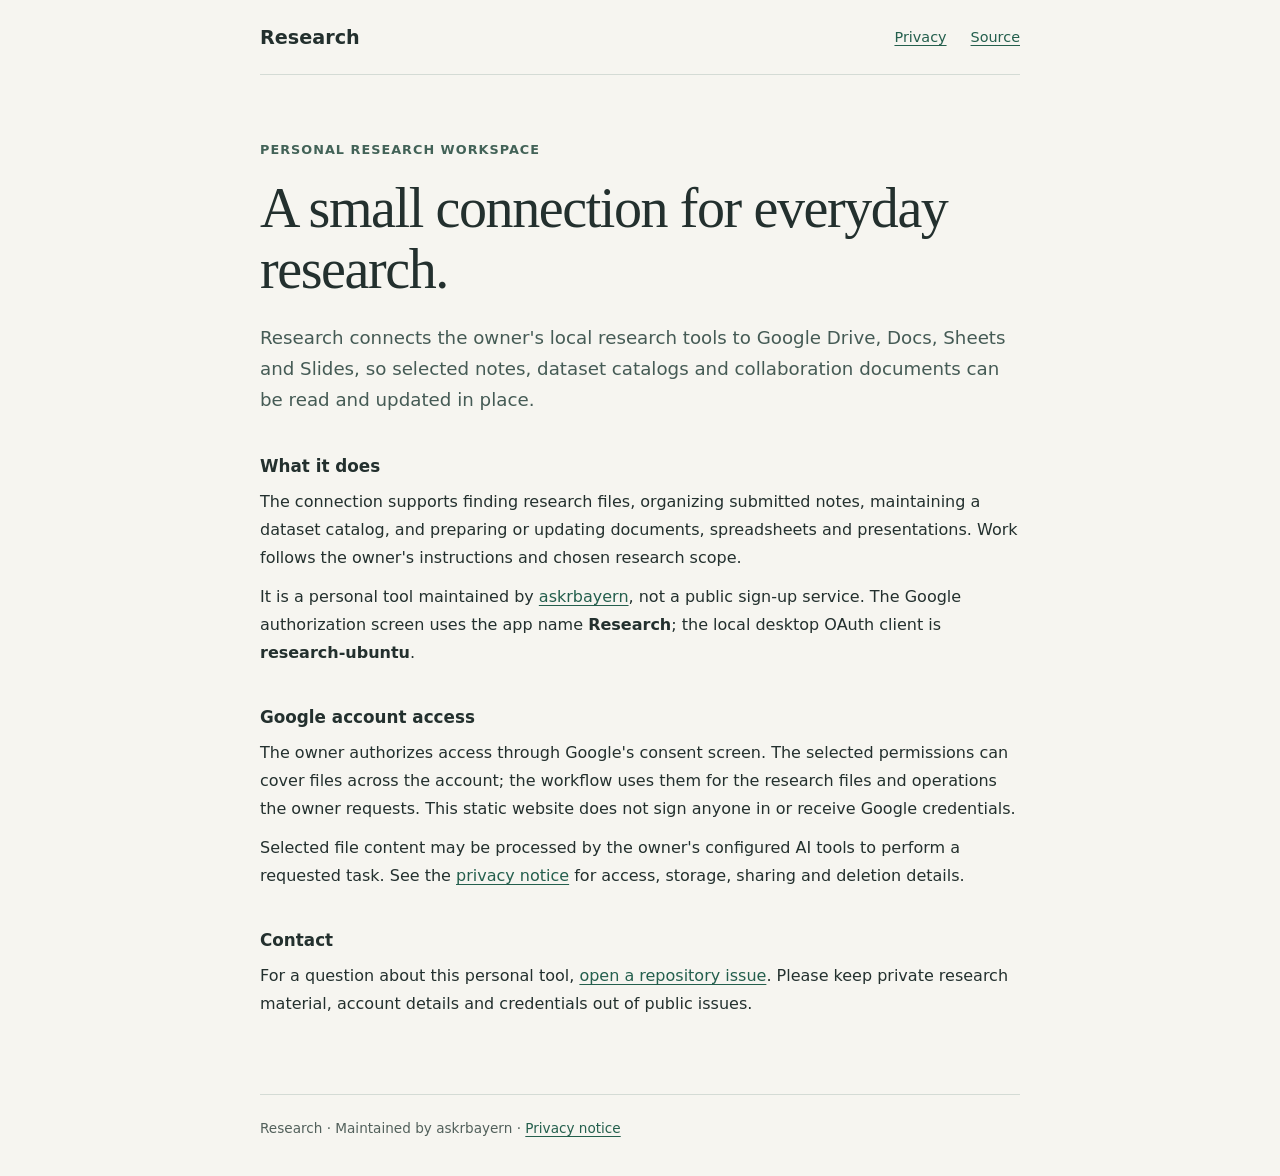
<file: index.html>
<!doctype html>
<html lang="en">
<head>
  <meta charset="utf-8">
  <meta name="viewport" content="width=device-width, initial-scale=1">
  <meta name="description" content="Research: a personal Google Workspace connection for research notes, dataset catalogs and collaboration documents.">
  <title>Research · Personal workspace</title>
  <link rel="stylesheet" href="styles.css">
</head>
<body>
  <header><a class="brand" href="./">Research</a><nav aria-label="Main"><a href="privacy.html">Privacy</a><a href="https://github.com/askrbayern/research-workspace-info">Source</a></nav></header>
  <main>
    <p class="eyebrow">Personal research workspace</p>
    <h1>A small connection for everyday research.</h1>
    <p class="lead">Research connects the owner's local research tools to Google Drive, Docs, Sheets and Slides, so selected notes, dataset catalogs and collaboration documents can be read and updated in place.</p>
    <section aria-labelledby="purpose"><h2 id="purpose">What it does</h2>
      <p>The connection supports finding research files, organizing submitted notes, maintaining a dataset catalog, and preparing or updating documents, spreadsheets and presentations. Work follows the owner's instructions and chosen research scope.</p>
      <p>It is a personal tool maintained by <a href="https://github.com/askrbayern">askrbayern</a>, not a public sign-up service. The Google authorization screen uses the app name <strong>Research</strong>; the local desktop OAuth client is <strong>research-ubuntu</strong>.</p>
    </section>
    <section aria-labelledby="access"><h2 id="access">Google account access</h2>
      <p>The owner authorizes access through Google's consent screen. The selected permissions can cover files across the account; the workflow uses them for the research files and operations the owner requests. This static website does not sign anyone in or receive Google credentials.</p>
      <p>Selected file content may be processed by the owner's configured AI tools to perform a requested task. See the <a href="privacy.html">privacy notice</a> for access, storage, sharing and deletion details.</p>
    </section>
    <section aria-labelledby="contact"><h2 id="contact">Contact</h2>
      <p>For a question about this personal tool, <a href="https://github.com/askrbayern/research-workspace-info/issues">open a repository issue</a>. Please keep private research material, account details and credentials out of public issues.</p>
    </section>
  </main>
  <footer>Research · Maintained by askrbayern · <a href="privacy.html">Privacy notice</a></footer>
</body>
</html>
</file>
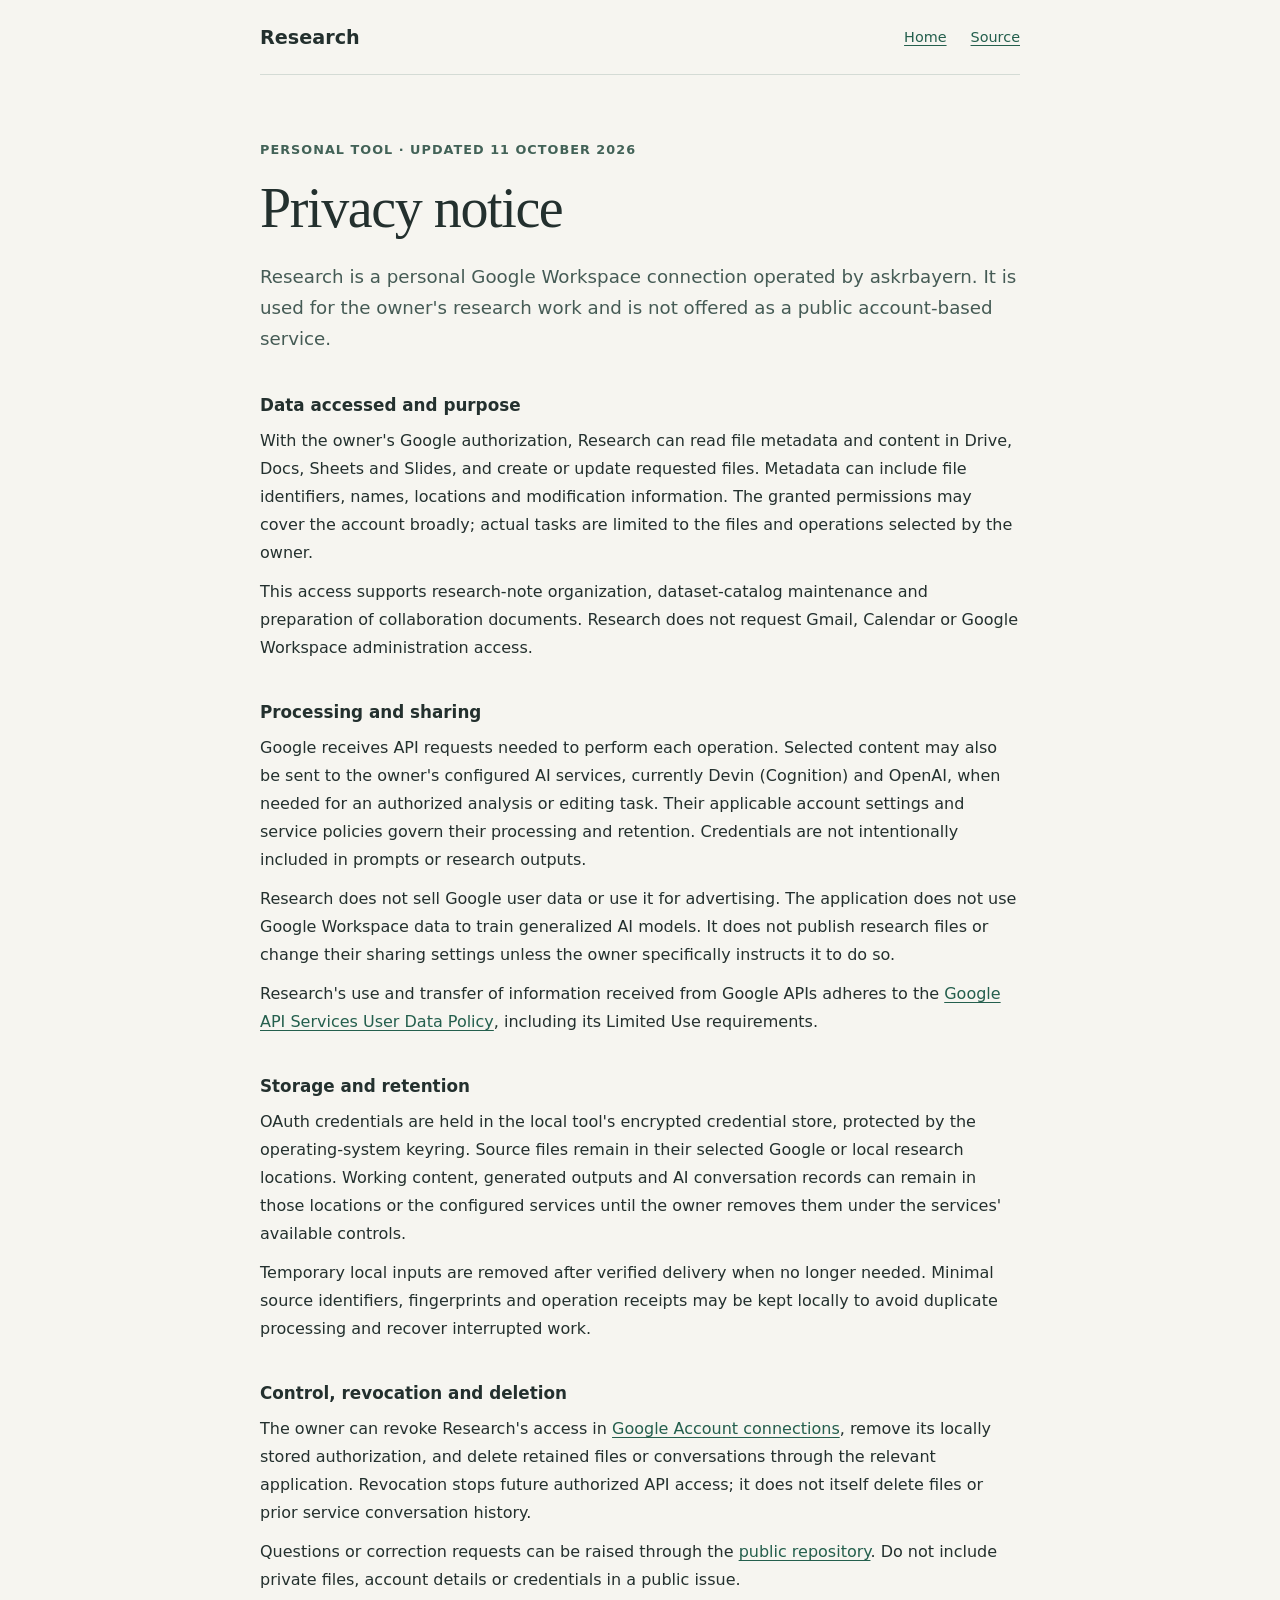
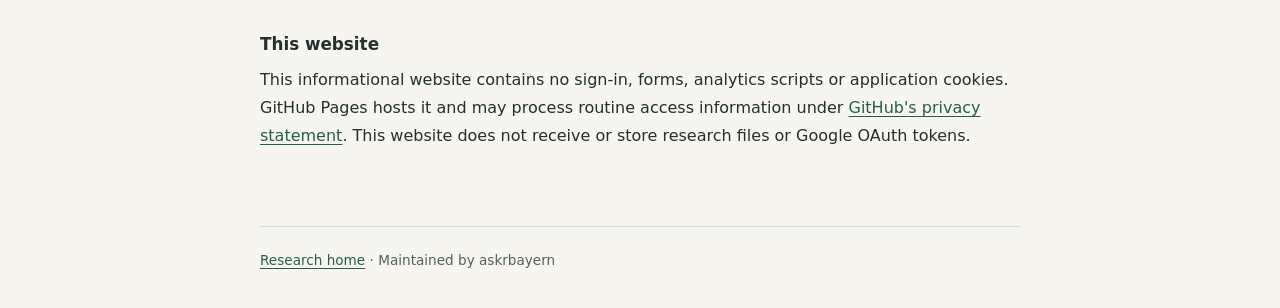
<file: privacy.html>
<!doctype html>
<html lang="en">
<head>
  <meta charset="utf-8">
  <meta name="viewport" content="width=device-width, initial-scale=1">
  <meta name="description" content="How the personal Research connection accesses, uses, stores and shares Google Workspace data.">
  <title>Privacy · Research</title>
  <link rel="stylesheet" href="styles.css">
</head>
<body>
  <header><a class="brand" href="./">Research</a><nav aria-label="Main"><a href="./">Home</a><a href="https://github.com/askrbayern/research-workspace-info">Source</a></nav></header>
  <main>
    <p class="eyebrow">Personal tool · Updated 11 October 2026</p>
    <h1>Privacy notice</h1>
    <p class="lead">Research is a personal Google Workspace connection operated by askrbayern. It is used for the owner's research work and is not offered as a public account-based service.</p>
    <section><h2>Data accessed and purpose</h2>
      <p>With the owner's Google authorization, Research can read file metadata and content in Drive, Docs, Sheets and Slides, and create or update requested files. Metadata can include file identifiers, names, locations and modification information. The granted permissions may cover the account broadly; actual tasks are limited to the files and operations selected by the owner.</p>
      <p>This access supports research-note organization, dataset-catalog maintenance and preparation of collaboration documents. Research does not request Gmail, Calendar or Google Workspace administration access.</p>
    </section>
    <section><h2>Processing and sharing</h2>
      <p>Google receives API requests needed to perform each operation. Selected content may also be sent to the owner's configured AI services, currently Devin (Cognition) and OpenAI, when needed for an authorized analysis or editing task. Their applicable account settings and service policies govern their processing and retention. Credentials are not intentionally included in prompts or research outputs.</p>
      <p>Research does not sell Google user data or use it for advertising. The application does not use Google Workspace data to train generalized AI models. It does not publish research files or change their sharing settings unless the owner specifically instructs it to do so.</p>
      <p>Research's use and transfer of information received from Google APIs adheres to the <a href="https://developers.google.com/terms/api-services-user-data-policy">Google API Services User Data Policy</a>, including its Limited Use requirements.</p>
    </section>
    <section><h2>Storage and retention</h2>
      <p>OAuth credentials are held in the local tool's encrypted credential store, protected by the operating-system keyring. Source files remain in their selected Google or local research locations. Working content, generated outputs and AI conversation records can remain in those locations or the configured services until the owner removes them under the services' available controls.</p>
      <p>Temporary local inputs are removed after verified delivery when no longer needed. Minimal source identifiers, fingerprints and operation receipts may be kept locally to avoid duplicate processing and recover interrupted work.</p>
    </section>
    <section><h2>Control, revocation and deletion</h2>
      <p>The owner can revoke Research's access in <a href="https://myaccount.google.com/connections">Google Account connections</a>, remove its locally stored authorization, and delete retained files or conversations through the relevant application. Revocation stops future authorized API access; it does not itself delete files or prior service conversation history.</p>
      <p>Questions or correction requests can be raised through the <a href="https://github.com/askrbayern/research-workspace-info/issues">public repository</a>. Do not include private files, account details or credentials in a public issue.</p>
    </section>
    <section><h2>This website</h2>
      <p>This informational website contains no sign-in, forms, analytics scripts or application cookies. GitHub Pages hosts it and may process routine access information under <a href="https://docs.github.com/en/site-policy/privacy-policies/github-general-privacy-statement">GitHub's privacy statement</a>. This website does not receive or store research files or Google OAuth tokens.</p>
    </section>
  </main>
  <footer><a href="./">Research home</a> · Maintained by askrbayern</footer>
</body>
</html>
</file>
<file: styles.css>
:root { color-scheme: light; font-family: ui-sans-serif, system-ui, -apple-system, BlinkMacSystemFont, "Segoe UI", sans-serif; color: #23302e; background: #f6f5f0; }
* { box-sizing: border-box; }
body { margin: 0; }
header, main, footer { width: min(100% - 3rem, 760px); margin-inline: auto; }
header { display: flex; align-items: center; justify-content: space-between; gap: 1.5rem; padding-block: 1.6rem; border-bottom: 1px solid #d4dbd5; }
.brand { color: #23302e; font-size: 1.2rem; font-weight: 700; text-decoration: none; }
nav { display: flex; gap: 1.5rem; font-size: .9rem; }
main { padding-block: 4rem; }
.eyebrow { margin: 0 0 1rem; color: #426257; font-size: .8rem; font-weight: 650; letter-spacing: .08em; text-transform: uppercase; }
h1 { max-width: 700px; margin: 0 0 1.4rem; font-family: ui-serif, Georgia, serif; font-size: clamp(2.3rem, 6vw, 3.5rem); line-height: 1.1; font-weight: 500; letter-spacing: -.025em; }
.lead { font-size: 1.14rem; line-height: 1.7; color: #455b55; }
section { margin-top: 2.5rem; }
h2 { font-size: 1.05rem; margin: 0 0 .75rem; }
p { margin: .7rem 0; line-height: 1.75; }
a { color: #245f4d; text-underline-offset: .2em; }
a:hover { color: #102f26; }
a:focus-visible { outline: 2px solid #245f4d; outline-offset: 4px; }
footer { padding-block: 1.6rem 2.5rem; border-top: 1px solid #d4dbd5; font-size: .85rem; color: #52605b; }
@media (max-width: 480px) { header, main, footer { width: calc(100% - 2rem); } main { padding-block: 2.5rem; } nav { gap: 1rem; } }
</file>
